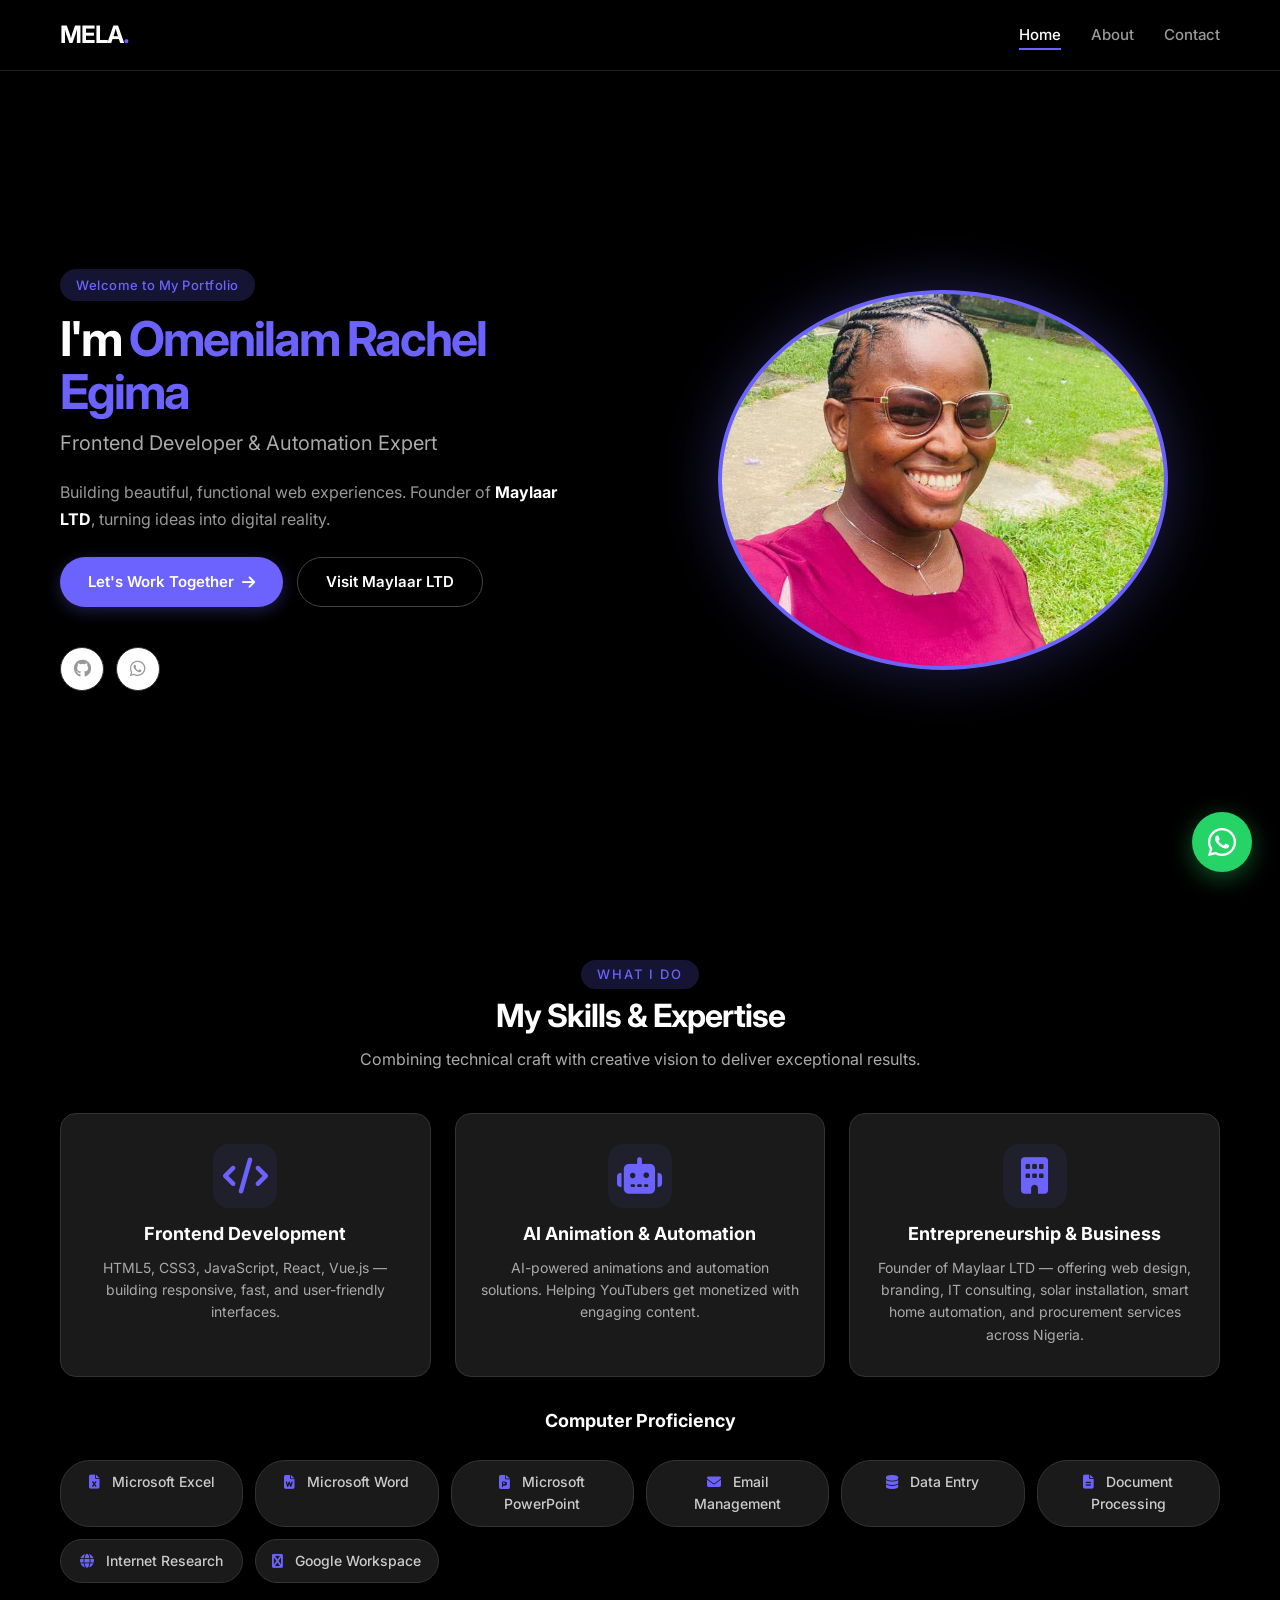
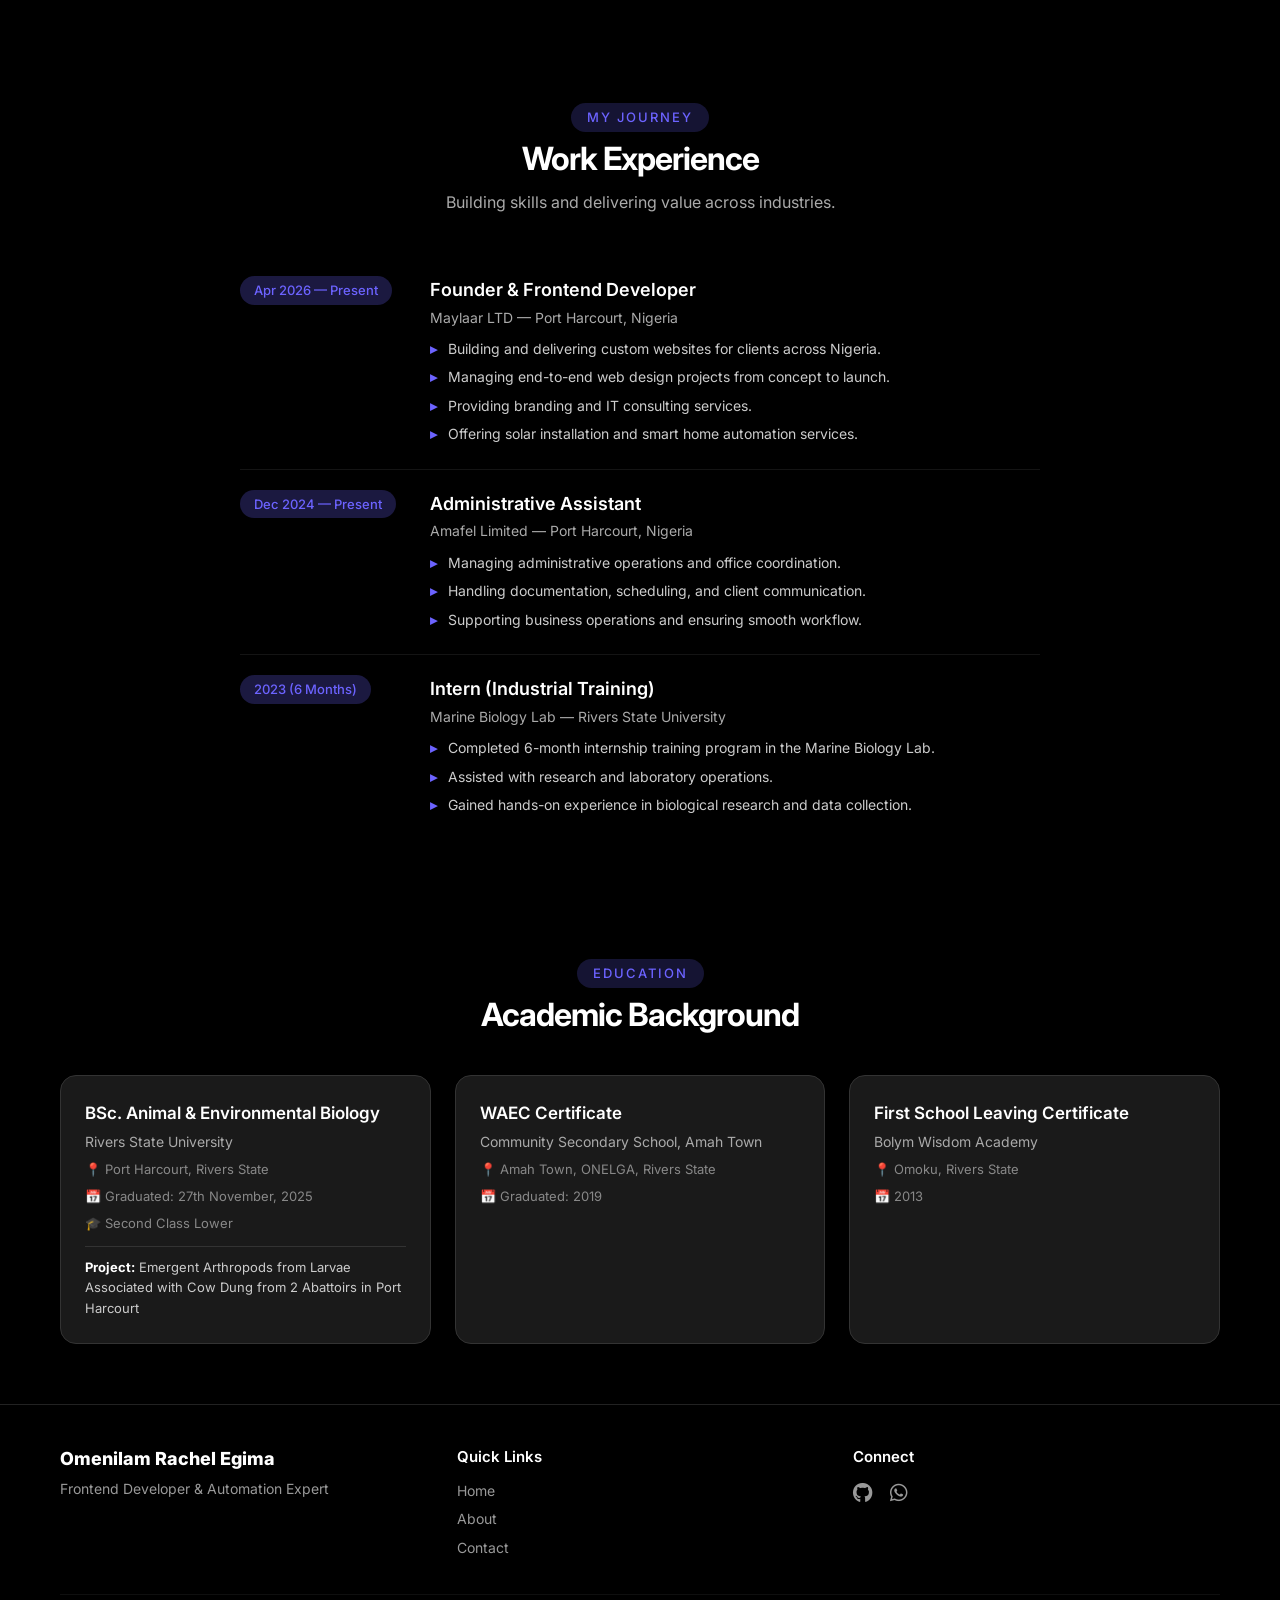
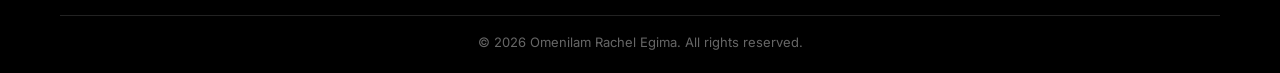
<file: index.html>
<!DOCTYPE html>
<html lang="en">
<head>
    <meta charset="UTF-8" />
    <meta name="viewport" content="width=device-width, initial-scale=1.0" />
    <title>Omenilam Rachel Egima | Frontend Developer & Automation Expert</title>
    
    <!-- FAVICON - Your photo in browser tab -->
    <link rel="icon" type="image/png" sizes="16x16" href="assets/p1.png" />
    <link rel="icon" type="image/png" sizes="32x32" href="assets/p1.png" />
    <link rel="icon" type="image/png" sizes="64x64" href="assets/p1.png" />
    <link rel="shortcut icon" href="assets/p1.png" />
    <link rel="apple-touch-icon" href="assets/p1.png" />
    
    <link rel="stylesheet" href="style.css" />
    <link rel="stylesheet" href="https://cdnjs.cloudflare.com/ajax/libs/font-awesome/6.5.0/css/all.min.css" />
    <link href="https://fonts.googleapis.com/css2?family=Inter:wght@300;400;500;600;700;800&display=swap" rel="stylesheet" />
    <style>
        * {
            margin: 0;
            padding: 0;
            box-sizing: border-box;
        }

        body {
            background: #000000 !important;
            color: #ffffff;
            font-family: 'Inter', sans-serif;
        }

        .container {
            max-width: 1200px;
            margin: 0 auto;
            padding: 0 20px;
        }

        .navbar {
            background: rgba(0, 0, 0, 0.95) !important;
            border-bottom: 1px solid #222 !important;
            padding: 16px 0;
            position: fixed;
            width: 100%;
            top: 0;
            z-index: 1000;
        }
        .navbar .container {
            display: flex;
            justify-content: space-between;
            align-items: center;
        }
        .nav-logo a {
            color: #ffffff !important;
            font-size: 24px;
            font-weight: 700;
            text-decoration: none;
        }
        .nav-logo a span {
            color: #6C63FF;
        }
        .nav-links {
            display: flex;
            gap: 30px;
            list-style: none;
        }
        .nav-links a {
            color: #999 !important;
            text-decoration: none;
            font-weight: 500;
            font-size: 15px;
            transition: 0.3s;
        }
        .nav-links a:hover,
        .nav-links a.active {
            color: #ffffff !important;
        }
        .hamburger {
            display: none;
            flex-direction: column;
            gap: 5px;
            cursor: pointer;
        }
        .hamburger span {
            width: 25px;
            height: 3px;
            background: #ffffff;
            border-radius: 3px;
        }

        @media (max-width: 768px) {
            .hamburger {
                display: flex;
            }
            .nav-links {
                display: none;
                flex-direction: column;
                background: #000000;
                padding: 20px;
                position: absolute;
                top: 70px;
                left: 0;
                width: 100%;
                gap: 15px;
            }
            .nav-links.open {
                display: flex;
            }
        }

        /* HERO */
        .hero {
            min-height: 100vh;
            display: flex;
            align-items: center;
            padding: 140px 0 80px;
            background: #000000;
        }
        .hero .container {
            display: grid;
            grid-template-columns: 1fr 1fr;
            gap: 50px;
            align-items: center;
        }
        .hero-content h1 {
            font-size: 48px;
            font-weight: 700;
            color: #ffffff;
            line-height: 1.1;
        }
        .hero-content h1 .highlight {
            color: #6C63FF;
        }
        .hero-content h2 {
            font-size: 20px;
            color: #aaaaaa;
            font-weight: 400;
            margin-top: 8px;
        }
        .hero-content p {
            color: #999999;
            font-size: 16px;
            margin: 16px 0 24px;
            line-height: 1.7;
            max-width: 500px;
        }
        .hero-content p strong {
            color: #ffffff;
        }
        .hero-badge {
            display: inline-block;
            background: rgba(108, 99, 255, 0.2);
            color: #6C63FF;
            padding: 6px 16px;
            border-radius: 30px;
            font-size: 13px;
            font-weight: 500;
            margin-bottom: 12px;
        }
        .hero-buttons {
            display: flex;
            gap: 14px;
            flex-wrap: wrap;
        }
        .btn-primary {
            background: #6C63FF;
            color: #ffffff;
            padding: 12px 28px;
            border-radius: 40px;
            text-decoration: none;
            font-weight: 600;
            display: inline-flex;
            align-items: center;
            gap: 8px;
            transition: 0.3s;
            border: none;
            cursor: pointer;
        }
        .btn-primary:hover {
            background: #5A52D5;
            transform: translateY(-2px);
        }
        .btn-secondary {
            background: transparent;
            color: #ffffff;
            padding: 12px 28px;
            border-radius: 40px;
            text-decoration: none;
            font-weight: 600;
            border: 1px solid #444;
            display: inline-flex;
            align-items: center;
            gap: 8px;
            transition: 0.3s;
        }
        .btn-secondary:hover {
            border-color: #6C63FF;
            color: #6C63FF;
        }
        .hero-social {
            display: flex;
            gap: 12px;
            margin-top: 20px;
        }
        .hero-social a {
            width: 44px;
            height: 44px;
            border-radius: 50%;
            border: 1px solid #333;
            display: flex;
            align-items: center;
            justify-content: center;
            color: #999;
            font-size: 18px;
            transition: 0.3s;
            text-decoration: none;
        }
        .hero-social a:hover {
            background: #6C63FF;
            color: #ffffff;
            border-color: #6C63FF;
        }
        .hero-image-placeholder {
            width: 100%;
            max-width: 450px;
            aspect-ratio: 1/1;
            border-radius: 50%;
            border: 4px solid #6C63FF;
            overflow: hidden;
            box-shadow: 0 0 60px rgba(108, 99, 255, 0.3);
            margin: 0 auto;
        }
        .hero-image-placeholder img {
            width: 100%;
            height: 100%;
            object-fit: cover;
        }

        @media (max-width: 768px) {
            .hero .container {
                grid-template-columns: 1fr;
                text-align: center;
            }
            .hero-content p {
                margin-left: auto;
                margin-right: auto;
            }
            .hero-buttons {
                justify-content: center;
            }
            .hero-social {
                justify-content: center;
            }
            .hero-content h1 {
                font-size: 32px;
            }
            .hero-image-placeholder {
                max-width: 300px;
            }
        }

        /* SKILLS */
        .skills {
            background: #000000;
            padding: 60px 0;
        }
        .section-header {
            text-align: center;
            margin-bottom: 40px;
        }
        .section-tag {
            display: inline-block;
            background: rgba(108, 99, 255, 0.2);
            color: #6C63FF;
            padding: 4px 16px;
            border-radius: 30px;
            font-size: 13px;
            font-weight: 500;
            margin-bottom: 8px;
        }
        .section-header h2 {
            font-size: 32px;
            color: #ffffff;
            font-weight: 700;
        }
        .section-header p {
            color: #aaaaaa;
            font-size: 16px;
            margin-top: 6px;
        }
        .skills-grid {
            display: grid;
            grid-template-columns: repeat(auto-fit, minmax(280px, 1fr));
            gap: 24px;
        }
        .skill-card {
            background: #1a1a1a;
            border: 1px solid #333;
            padding: 30px 24px;
            border-radius: 16px;
            text-align: center;
            transition: 0.3s;
        }
        .skill-card:hover {
            border-color: #6C63FF;
            transform: translateY(-4px);
        }
        .skill-icon {
            font-size: 36px;
            color: #6C63FF;
            margin-bottom: 12px;
        }
        .skill-card h3 {
            color: #ffffff;
            font-size: 18px;
            margin-bottom: 8px;
        }
        .skill-card p {
            color: #aaaaaa;
            font-size: 14px;
            line-height: 1.6;
        }
        .skills-grid-extra {
            display: grid;
            grid-template-columns: repeat(auto-fit, minmax(160px, 1fr));
            gap: 12px;
            margin-top: 24px;
        }
        .skill-tag {
            background: #1a1a1a;
            border: 1px solid #333;
            color: #cccccc;
            padding: 10px 16px;
            border-radius: 30px;
            text-align: center;
            font-size: 14px;
            font-weight: 500;
        }
        .skill-tag i {
            color: #6C63FF;
            margin-right: 8px;
        }

        /* EXPERIENCE */
        .experience {
            background: #000000;
            padding: 60px 0;
        }
        .experience-timeline {
            max-width: 800px;
            margin: 0 auto;
        }
        .exp-item {
            display: grid;
            grid-template-columns: 160px 1fr;
            gap: 30px;
            padding: 20px 0;
            border-bottom: 1px solid rgba(255,255,255,0.08);
        }
        .exp-item:last-child {
            border-bottom: none;
        }
        .exp-date {
            background: rgba(108, 99, 255, 0.25);
            color: #6C63FF;
            padding: 4px 14px;
            border-radius: 20px;
            font-size: 13px;
            font-weight: 500;
            display: inline-block;
        }
        .exp-right h3 {
            color: #ffffff;
            font-size: 18px;
            font-weight: 600;
        }
        .exp-right h4 {
            color: #aaaaaa;
            font-size: 14px;
            font-weight: 400;
            margin-bottom: 6px;
        }
        .exp-right ul {
            list-style: none;
            padding: 0;
        }
        .exp-right ul li {
            color: #cccccc;
            font-size: 14px;
            padding: 3px 0;
            padding-left: 18px;
            position: relative;
        }
        .exp-right ul li::before {
            content: "▸";
            position: absolute;
            left: 0;
            color: #6C63FF;
        }

        @media (max-width: 600px) {
            .exp-item {
                grid-template-columns: 1fr;
                gap: 8px;
            }
        }

        /* EDUCATION */
        .education {
            background: #000000;
            padding: 60px 0;
        }
        .education-grid {
            display: grid;
            grid-template-columns: repeat(auto-fit, minmax(280px, 1fr));
            gap: 24px;
        }
        .edu-card {
            background: #1a1a1a;
            border: 1px solid #333;
            padding: 24px;
            border-radius: 16px;
        }
        .edu-card h3 {
            color: #ffffff;
            font-size: 17px;
            font-weight: 600;
        }
        .edu-card h4 {
            color: #aaaaaa;
            font-size: 14px;
            font-weight: 400;
            margin-bottom: 4px;
        }
        .edu-detail {
            color: #888;
            font-size: 13px;
            margin: 2px 0;
        }
        .edu-project {
            color: #cccccc;
            font-size: 13px;
            border-top: 1px solid #333;
            padding-top: 10px;
            margin-top: 10px;
        }
        .edu-project strong {
            color: #ffffff;
        }

        /* FOOTER */
        .footer {
            background: #000000;
            border-top: 1px solid #222;
            padding: 40px 0 20px;
        }
        .footer-content {
            display: grid;
            grid-template-columns: 1fr 1fr 1fr;
            gap: 30px;
            margin-bottom: 20px;
        }
        .footer-info h3 {
            color: #ffffff;
            font-size: 18px;
        }
        .footer-info p {
            color: #999;
            font-size: 14px;
            margin-top: 4px;
        }
        .footer-links h4,
        .footer-social h4 {
            color: #ffffff;
            font-size: 15px;
            margin-bottom: 8px;
        }
        .footer-links a {
            display: block;
            color: #999;
            text-decoration: none;
            font-size: 14px;
            padding: 3px 0;
            transition: 0.3s;
        }
        .footer-links a:hover {
            color: #ffffff;
        }
        .footer-social a {
            color: #999;
            font-size: 20px;
            margin-right: 14px;
            transition: 0.3s;
            text-decoration: none;
        }
        .footer-social a:hover {
            color: #ffffff;
        }
        .footer-bottom {
            border-top: 1px solid #222;
            padding-top: 16px;
            text-align: center;
        }
        .footer-bottom p {
            color: #666;
            font-size: 13px;
        }

        @media (max-width: 600px) {
            .footer-content {
                grid-template-columns: 1fr;
                text-align: center;
            }
            .footer-social a {
                margin: 0 8px;
            }
        }

        /* WHATSAPP FLOAT */
        .whatsapp-float {
            position: fixed;
            bottom: 28px;
            right: 28px;
            background: #25D366;
            color: #ffffff;
            width: 60px;
            height: 60px;
            border-radius: 50%;
            display: flex;
            align-items: center;
            justify-content: center;
            font-size: 32px;
            text-decoration: none;
            box-shadow: 0 6px 24px rgba(37, 211, 102, 0.4);
            z-index: 999;
            transition: 0.3s;
        }
        .whatsapp-float:hover {
            transform: scale(1.06);
            box-shadow: 0 8px 30px rgba(37, 211, 102, 0.5);
        }

        @media (max-width: 500px) {
            .whatsapp-float {
                width: 50px;
                height: 50px;
                font-size: 26px;
                bottom: 16px;
                right: 16px;
            }
        }
    </style>
</head>
<body>

    <!-- ========== NAVIGATION ========== -->
    <nav class="navbar">
        <div class="container">
            <div class="nav-logo">
                <a href="index.html">MELA<span>.</span></a>
            </div>
            <ul class="nav-links">
                <li><a href="index.html" class="active">Home</a></li>
                <li><a href="about.html">About</a></li>
                <li><a href="contact.html">Contact</a></li>
            </ul>
            <div class="hamburger" onclick="this.classList.toggle('open'); document.querySelector('.nav-links').classList.toggle('open')">
                <span></span>
                <span></span>
                <span></span>
            </div>
        </div>
    </nav>

    <!-- ========== HERO SECTION ========== -->
    <section class="hero">
        <div class="container">
            <div class="hero-content">
                <span class="hero-badge">Welcome to My Portfolio</span>
                <h1>I'm <span class="highlight">Omenilam Rachel Egima</span></h1>
                <h2>Frontend Developer &amp; Automation Expert</h2>
                <p>
                    Building beautiful, functional web experiences. Founder of <strong>Maylaar LTD</strong>, turning ideas into digital reality.
                </p>
                <div class="hero-buttons">
                    <a href="contact.html" class="btn-primary">Let's Work Together <i class="fas fa-arrow-right"></i></a>
                    <a href="https://maylaarltd.com" class="btn-secondary" target="_blank">Visit Maylaar LTD</a>
                </div>
                <div class="hero-social">
                    <a href="https://github.com/omeymela" target="_blank" aria-label="GitHub"><i class="fab fa-github"></i></a>
                    <a href="https://wa.me/2348102771916" target="_blank" aria-label="WhatsApp"><i class="fab fa-whatsapp"></i></a>
                </div>
            </div>
            <div class="hero-image">
                <div class="hero-image-placeholder">
                    <img src="assets/p1.png" alt="Omenilam Rachel Egima" onerror="this.style.display='none'" />
                </div>
            </div>
        </div>
    </section>

    <!-- ========== SKILLS SECTION ========== -->
    <section class="skills" id="skills">
        <div class="container">
            <div class="section-header">
                <span class="section-tag">What I Do</span>
                <h2>My Skills &amp; Expertise</h2>
                <p>Combining technical craft with creative vision to deliver exceptional results.</p>
            </div>
            <div class="skills-grid">
                <div class="skill-card">
                    <div class="skill-icon"><i class="fas fa-code"></i></div>
                    <h3>Frontend Development</h3>
                    <p>HTML5, CSS3, JavaScript, React, Vue.js — building responsive, fast, and user-friendly interfaces.</p>
                </div>
                <div class="skill-card">
                    <div class="skill-icon"><i class="fas fa-robot"></i></div>
                    <h3>AI Animation &amp; Automation</h3>
                    <p>AI-powered animations and automation solutions. Helping YouTubers get monetized with engaging content.</p>
                </div>
                <div class="skill-card">
                    <div class="skill-icon"><i class="fas fa-building"></i></div>
                    <h3>Entrepreneurship &amp; Business</h3>
                    <p>Founder of Maylaar LTD — offering web design, branding, IT consulting, solar installation, smart home automation, and procurement services across Nigeria.</p>
                </div>
            </div>

            <!-- EXTRA SKILLS: COMPUTER KNOWLEDGE -->
            <div style="margin-top: 30px;">
                <h3 style="color: #ffffff; font-size: 18px; margin-bottom: 14px; text-align: center;">Computer Proficiency</h3>
                <div class="skills-grid-extra">
                    <div class="skill-tag"><i class="fas fa-file-excel"></i> Microsoft Excel</div>
                    <div class="skill-tag"><i class="fas fa-file-word"></i> Microsoft Word</div>
                    <div class="skill-tag"><i class="fas fa-file-powerpoint"></i> Microsoft PowerPoint</div>
                    <div class="skill-tag"><i class="fas fa-envelope"></i> Email Management</div>
                    <div class="skill-tag"><i class="fas fa-database"></i> Data Entry</div>
                    <div class="skill-tag"><i class="fas fa-file-alt"></i> Document Processing</div>
                    <div class="skill-tag"><i class="fas fa-globe"></i> Internet Research</div>
                    <div class="skill-tag"><i class="fas fa-google"></i> Google Workspace</div>
                </div>
            </div>
        </div>
    </section>

    <!-- ========== EXPERIENCE SECTION ========== -->
    <section class="experience" id="experience">
        <div class="container">
            <div class="section-header">
                <span class="section-tag">My Journey</span>
                <h2>Work Experience</h2>
                <p>Building skills and delivering value across industries.</p>
            </div>
            <div class="experience-timeline">
                <div class="exp-item">
                    <div class="exp-left">
                        <span class="exp-date">Apr 2026 — Present</span>
                    </div>
                    <div class="exp-right">
                        <h3>Founder &amp; Frontend Developer</h3>
                        <h4>Maylaar LTD — Port Harcourt, Nigeria</h4>
                        <ul>
                            <li>Building and delivering custom websites for clients across Nigeria.</li>
                            <li>Managing end-to-end web design projects from concept to launch.</li>
                            <li>Providing branding and IT consulting services.</li>
                            <li>Offering solar installation and smart home automation services.</li>
                        </ul>
                    </div>
                </div>
                <div class="exp-item">
                    <div class="exp-left">
                        <span class="exp-date">Dec 2024 — Present</span>
                    </div>
                    <div class="exp-right">
                        <h3>Administrative Assistant</h3>
                        <h4>Amafel Limited — Port Harcourt, Nigeria</h4>
                        <ul>
                            <li>Managing administrative operations and office coordination.</li>
                            <li>Handling documentation, scheduling, and client communication.</li>
                            <li>Supporting business operations and ensuring smooth workflow.</li>
                        </ul>
                    </div>
                </div>
                <div class="exp-item">
                    <div class="exp-left">
                        <span class="exp-date">2023 (6 Months)</span>
                    </div>
                    <div class="exp-right">
                        <h3>Intern (Industrial Training)</h3>
                        <h4>Marine Biology Lab — Rivers State University</h4>
                        <ul>
                            <li>Completed 6-month internship training program in the Marine Biology Lab.</li>
                            <li>Assisted with research and laboratory operations.</li>
                            <li>Gained hands-on experience in biological research and data collection.</li>
                        </ul>
                    </div>
                </div>
            </div>
        </div>
    </section>

    <!-- ========== EDUCATION SECTION ========== -->
    <section class="education" id="education">
        <div class="container">
            <div class="section-header">
                <span class="section-tag">Education</span>
                <h2>Academic Background</h2>
            </div>
            <div class="education-grid">
                <div class="edu-card">
                    <h3>BSc. Animal &amp; Environmental Biology</h3>
                    <h4>Rivers State University</h4>
                    <p class="edu-detail">📍 Port Harcourt, Rivers State</p>
                    <p class="edu-detail">📅 Graduated: 27th November, 2025</p>
                    <p class="edu-detail">🎓 Second Class Lower</p>
                    <p class="edu-project"><strong>Project:</strong> Emergent Arthropods from Larvae Associated with Cow Dung from 2 Abattoirs in Port Harcourt</p>
                </div>
                <div class="edu-card">
                    <h3>WAEC Certificate</h3>
                    <h4>Community Secondary School, Amah Town</h4>
                    <p class="edu-detail">📍 Amah Town, ONELGA, Rivers State</p>
                    <p class="edu-detail">📅 Graduated: 2019</p>
                </div>
                <div class="edu-card">
                    <h3>First School Leaving Certificate</h3>
                    <h4>Bolym Wisdom Academy</h4>
                    <p class="edu-detail">📍 Omoku, Rivers State</p>
                    <p class="edu-detail">📅 2013</p>
                </div>
            </div>
        </div>
    </section>

    <!-- ========== FOOTER ========== -->
    <footer class="footer">
        <div class="container">
            <div class="footer-content">
                <div class="footer-info">
                    <h3>Omenilam Rachel Egima</h3>
                    <p>Frontend Developer &amp; Automation Expert</p>
                </div>
                <div class="footer-links">
                    <h4>Quick Links</h4>
                    <a href="index.html">Home</a>
                    <a href="about.html">About</a>
                    <a href="contact.html">Contact</a>
                </div>
                <div class="footer-social">
                    <h4>Connect</h4>
                    <a href="https://github.com/omeymela" target="_blank"><i class="fab fa-github"></i></a>
                    <a href="https://wa.me/2348102771916" target="_blank"><i class="fab fa-whatsapp"></i></a>
                </div>
            </div>
            <div class="footer-bottom">
                <p>&copy; 2026 Omenilam Rachel Egima. All rights reserved.</p>
            </div>
        </div>
    </footer>

    <!-- ========== WHATSAPP FLOATING ICON ========== -->
    <a href="https://wa.me/2348102771916" class="whatsapp-float" target="_blank" aria-label="Chat on WhatsApp">
        <i class="fab fa-whatsapp"></i>
    </a>

    <script>
        // Hamburger toggle
        document.querySelector('.hamburger').addEventListener('click', function() {
            this.classList.toggle('open');
            document.querySelector('.nav-links').classList.toggle('open');
        });
    </script>

</body>
</html>
</file>
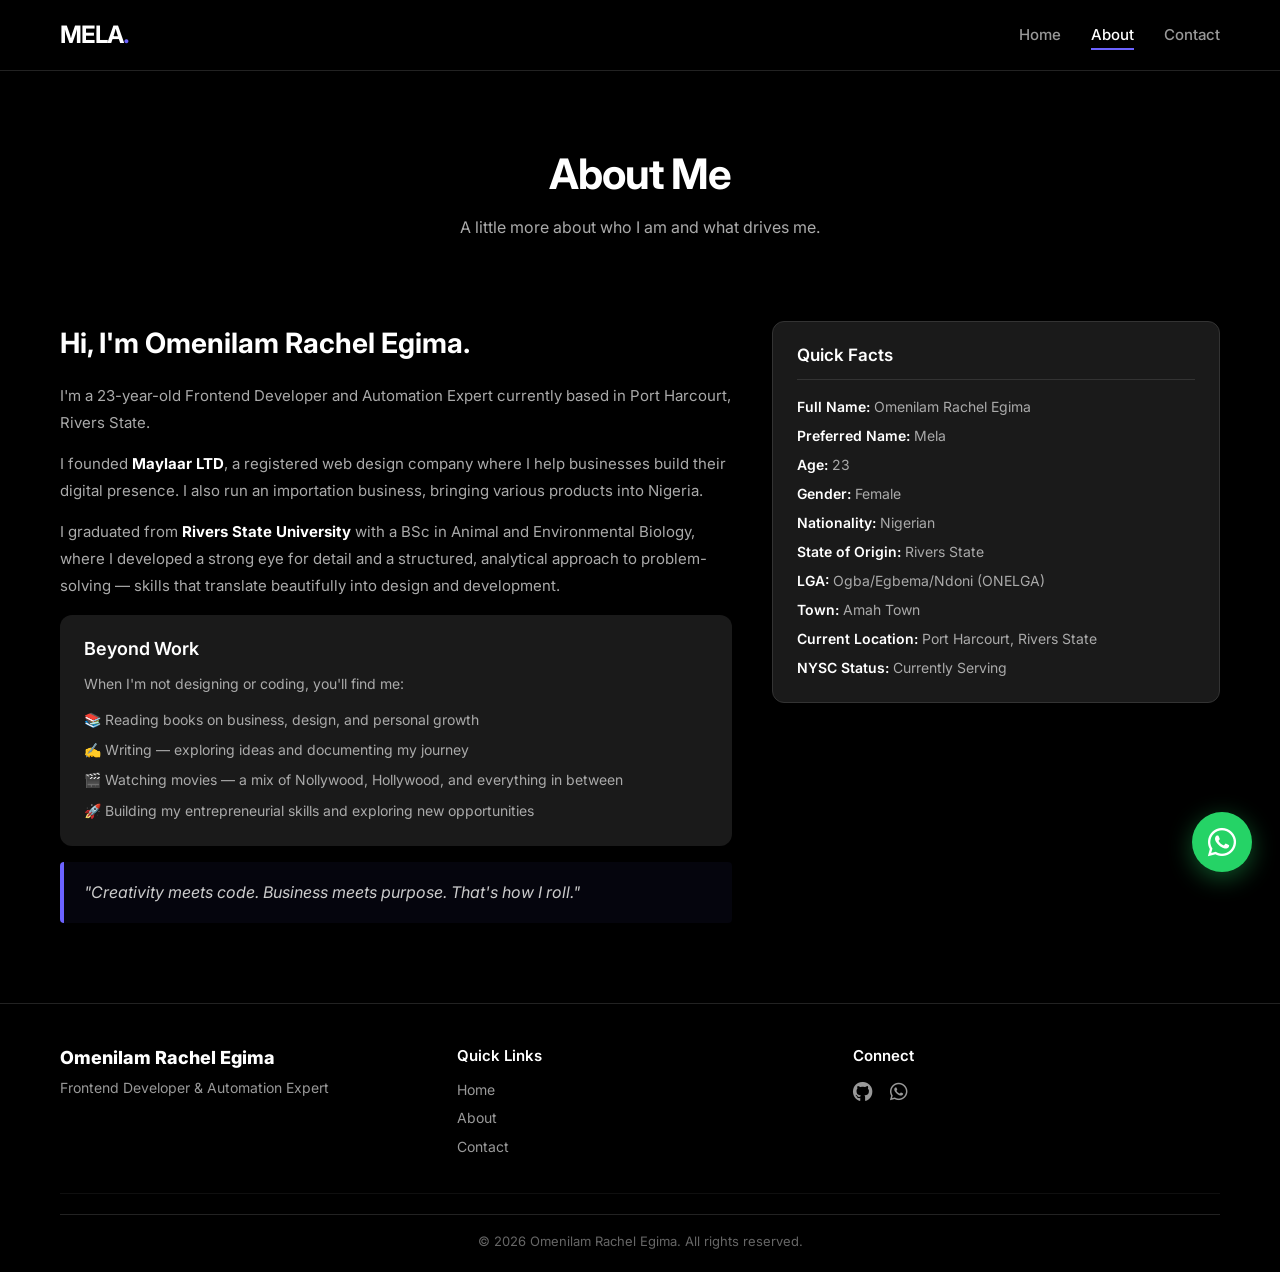
<file: about.html>
<!DOCTYPE html>
<html lang="en">
<head>
    <meta charset="UTF-8" />
    <meta name="viewport" content="width=device-width, initial-scale=1.0" />
    <title>About Me | Omenilam Rachel Egima</title>
    
    <!-- FAVICON - Your photo in browser tab -->
    <link rel="icon" type="image/png" sizes="16x16" href="assets/p1.png" />
    <link rel="icon" type="image/png" sizes="32x32" href="assets/p1.png" />
    <link rel="icon" type="image/png" sizes="64x64" href="assets/p1.png" />
    <link rel="shortcut icon" href="assets/p1.png" />
    <link rel="apple-touch-icon" href="assets/p1.png" />
    
    <link rel="stylesheet" href="style.css" />
    <link rel="stylesheet" href="https://cdnjs.cloudflare.com/ajax/libs/font-awesome/6.5.0/css/all.min.css" />
    <link href="https://fonts.googleapis.com/css2?family=Inter:wght@300;400;500;600;700;800&display=swap" rel="stylesheet" />
    <style>
        * {
            margin: 0;
            padding: 0;
            box-sizing: border-box;
        }

        body {
            background: #000000 !important;
            color: #ffffff;
            font-family: 'Inter', sans-serif;
        }

        .container {
            max-width: 1200px;
            margin: 0 auto;
            padding: 0 20px;
        }

        .navbar {
            background: rgba(0, 0, 0, 0.95) !important;
            border-bottom: 1px solid #222 !important;
            padding: 16px 0;
            position: fixed;
            width: 100%;
            top: 0;
            z-index: 1000;
        }
        .navbar .container {
            display: flex;
            justify-content: space-between;
            align-items: center;
        }
        .nav-logo a {
            color: #ffffff !important;
            font-size: 24px;
            font-weight: 700;
            text-decoration: none;
        }
        .nav-logo a span {
            color: #6C63FF;
        }
        .nav-links {
            display: flex;
            gap: 30px;
            list-style: none;
        }
        .nav-links a {
            color: #999 !important;
            text-decoration: none;
            font-weight: 500;
            font-size: 15px;
            transition: 0.3s;
        }
        .nav-links a:hover,
        .nav-links a.active {
            color: #ffffff !important;
        }
        .hamburger {
            display: none;
            flex-direction: column;
            gap: 5px;
            cursor: pointer;
        }
        .hamburger span {
            width: 25px;
            height: 3px;
            background: #ffffff;
            border-radius: 3px;
        }

        @media (max-width: 768px) {
            .hamburger {
                display: flex;
            }
            .nav-links {
                display: none;
                flex-direction: column;
                background: #000000;
                padding: 20px;
                position: absolute;
                top: 70px;
                left: 0;
                width: 100%;
                gap: 15px;
            }
            .nav-links.open {
                display: flex;
            }
        }

        /* PAGE HERO */
        .page-hero {
            background: #000000;
            padding: 140px 0 40px;
            text-align: center;
        }
        .page-hero h1 {
            color: #ffffff;
            font-size: 42px;
            font-weight: 700;
        }
        .page-hero p {
            color: #aaaaaa;
            font-size: 16px;
            margin-top: 6px;
        }

        /* ABOUT CONTENT */
        .about-content {
            background: #000000;
            padding: 40px 0 80px;
        }
        .about-grid {
            display: grid;
            grid-template-columns: 1.5fr 1fr;
            gap: 40px;
        }

        .about-text h2 {
            color: #ffffff;
            font-size: 28px;
            font-weight: 700;
            margin-bottom: 16px;
        }
        .about-text p {
            color: #aaaaaa;
            font-size: 15px;
            line-height: 1.8;
            margin-bottom: 14px;
        }
        .about-text p strong {
            color: #ffffff;
        }

        .about-personal {
            background: #1a1a1a;
            padding: 20px 24px;
            border-radius: 12px;
            margin: 16px 0;
        }
        .about-personal h3 {
            color: #ffffff;
            font-size: 18px;
            font-weight: 600;
            margin-bottom: 8px;
        }
        .about-personal p {
            color: #aaaaaa;
            font-size: 14px;
            margin-bottom: 8px;
        }
        .about-personal ul {
            list-style: none;
            padding: 0;
        }
        .about-personal ul li {
            color: #aaaaaa;
            font-size: 14px;
            padding: 4px 0;
        }

        .about-quote {
            background: rgba(108, 99, 255, 0.05);
            border-left: 4px solid #6C63FF;
            padding: 16px 20px;
            border-radius: 4px;
            margin-top: 16px;
        }
        .about-quote p {
            color: #cccccc;
            font-size: 16px;
            font-style: italic;
            margin: 0;
        }

        /* ABOUT SIDEBAR */
        .about-sidebar {
            display: flex;
            flex-direction: column;
            gap: 24px;
        }
        .about-card {
            background: #1a1a1a;
            border: 1px solid #333;
            padding: 20px 24px;
            border-radius: 12px;
        }
        .about-card h3 {
            color: #ffffff;
            font-size: 17px;
            font-weight: 600;
            border-bottom: 1px solid #333;
            padding-bottom: 10px;
            margin-bottom: 12px;
        }
        .about-card ul {
            list-style: none;
            padding: 0;
        }
        .about-card ul li {
            color: #aaaaaa;
            font-size: 14px;
            padding: 4px 0;
        }
        .about-card ul li strong {
            color: #ffffff;
        }

        @media (max-width: 768px) {
            .about-grid {
                grid-template-columns: 1fr;
            }
            .page-hero h1 {
                font-size: 30px;
            }
        }

        /* FOOTER */
        .footer {
            background: #000000;
            border-top: 1px solid #222;
            padding: 40px 0 20px;
        }
        .footer-content {
            display: grid;
            grid-template-columns: 1fr 1fr 1fr;
            gap: 30px;
            margin-bottom: 20px;
        }
        .footer-info h3 {
            color: #ffffff;
            font-size: 18px;
        }
        .footer-info p {
            color: #999;
            font-size: 14px;
            margin-top: 4px;
        }
        .footer-links h4,
        .footer-social h4 {
            color: #ffffff;
            font-size: 15px;
            margin-bottom: 8px;
        }
        .footer-links a {
            display: block;
            color: #999;
            text-decoration: none;
            font-size: 14px;
            padding: 3px 0;
            transition: 0.3s;
        }
        .footer-links a:hover {
            color: #ffffff;
        }
        .footer-social a {
            color: #999;
            font-size: 20px;
            margin-right: 14px;
            transition: 0.3s;
            text-decoration: none;
        }
        .footer-social a:hover {
            color: #ffffff;
        }
        .footer-bottom {
            border-top: 1px solid #222;
            padding-top: 16px;
            text-align: center;
        }
        .footer-bottom p {
            color: #666;
            font-size: 13px;
        }

        @media (max-width: 600px) {
            .footer-content {
                grid-template-columns: 1fr;
                text-align: center;
            }
            .footer-social a {
                margin: 0 8px;
            }
        }

        /* WHATSAPP FLOAT */
        .whatsapp-float {
            position: fixed;
            bottom: 28px;
            right: 28px;
            background: #25D366;
            color: #ffffff;
            width: 60px;
            height: 60px;
            border-radius: 50%;
            display: flex;
            align-items: center;
            justify-content: center;
            font-size: 32px;
            text-decoration: none;
            box-shadow: 0 6px 24px rgba(37, 211, 102, 0.4);
            z-index: 999;
            transition: 0.3s;
        }
        .whatsapp-float:hover {
            transform: scale(1.06);
            box-shadow: 0 8px 30px rgba(37, 211, 102, 0.5);
        }

        @media (max-width: 500px) {
            .whatsapp-float {
                width: 50px;
                height: 50px;
                font-size: 26px;
                bottom: 16px;
                right: 16px;
            }
        }
    </style>
</head>
<body>

    <!-- ========== NAVIGATION ========== -->
    <nav class="navbar">
        <div class="container">
            <div class="nav-logo">
                <a href="index.html">MELA<span>.</span></a>
            </div>
            <ul class="nav-links">
                <li><a href="index.html">Home</a></li>
                <li><a href="about.html" class="active">About</a></li>
                <li><a href="contact.html">Contact</a></li>
            </ul>
            <div class="hamburger" onclick="this.classList.toggle('open'); document.querySelector('.nav-links').classList.toggle('open')">
                <span></span>
                <span></span>
                <span></span>
            </div>
        </div>
    </nav>

    <!-- ========== ABOUT HERO ========== -->
    <section class="page-hero">
        <div class="container">
            <h1>About Me</h1>
            <p>A little more about who I am and what drives me.</p>
        </div>
    </section>

    <!-- ========== ABOUT CONTENT ========== -->
    <section class="about-content">
        <div class="container">
            <div class="about-grid">
                <div class="about-text">
                    <h2>Hi, I'm Omenilam Rachel Egima.</h2>
                    <p>
                        I'm a 23-year-old Frontend Developer and Automation Expert 
                        currently based in Port Harcourt, Rivers State.
                    </p>
                    <p>
                        I founded <strong>Maylaar LTD</strong>, a registered web design company 
                        where I help businesses build their digital presence. I also run an 
                        importation business, bringing various products into Nigeria.
                    </p>
                    <p>
                        I graduated from <strong>Rivers State University</strong> with a BSc in 
                        Animal and Environmental Biology, where I developed a strong eye for 
                        detail and a structured, analytical approach to problem-solving — 
                        skills that translate beautifully into design and development.
                    </p>
                    <div class="about-personal">
                        <h3>Beyond Work</h3>
                        <p>When I'm not designing or coding, you'll find me:</p>
                        <ul>
                            <li>📚 Reading books on business, design, and personal growth</li>
                            <li>✍️ Writing — exploring ideas and documenting my journey</li>
                            <li>🎬 Watching movies — a mix of Nollywood, Hollywood, and everything in between</li>
                            <li>🚀 Building my entrepreneurial skills and exploring new opportunities</li>
                        </ul>
                    </div>
                    <div class="about-quote">
                        <p><i>"Creativity meets code. Business meets purpose. That's how I roll."</i></p>
                    </div>
                </div>
                <div class="about-sidebar">
                    <div class="about-card">
                        <h3>Quick Facts</h3>
                        <ul>
                            <li><strong>Full Name:</strong> Omenilam Rachel Egima</li>
                            <li><strong>Preferred Name:</strong> Mela</li>
                            <li><strong>Age:</strong> 23</li>
                            <li><strong>Gender:</strong> Female</li>
                            <li><strong>Nationality:</strong> Nigerian</li>
                            <li><strong>State of Origin:</strong> Rivers State</li>
                            <li><strong>LGA:</strong> Ogba/Egbema/Ndoni (ONELGA)</li>
                            <li><strong>Town:</strong> Amah Town</li>
                            <li><strong>Current Location:</strong> Port Harcourt, Rivers State</li>
                            <li><strong>NYSC Status:</strong> Currently Serving</li>
                        </ul>
                    </div>
                </div>
            </div>
        </div>
    </section>

    <!-- ========== FOOTER ========== -->
    <footer class="footer">
        <div class="container">
            <div class="footer-content">
                <div class="footer-info">
                    <h3>Omenilam Rachel Egima</h3>
                    <p>Frontend Developer &amp; Automation Expert</p>
                </div>
                <div class="footer-links">
                    <h4>Quick Links</h4>
                    <a href="index.html">Home</a>
                    <a href="about.html">About</a>
                    <a href="contact.html">Contact</a>
                </div>
                <div class="footer-social">
                    <h4>Connect</h4>
                    <a href="https://github.com/omeymela" target="_blank"><i class="fab fa-github"></i></a>
                    <a href="https://wa.me/2348102771916" target="_blank"><i class="fab fa-whatsapp"></i></a>
                </div>
            </div>
            <div class="footer-bottom">
                <p>&copy; 2026 Omenilam Rachel Egima. All rights reserved.</p>
            </div>
        </div>
    </footer>

    <!-- ========== WHATSAPP FLOATING ICON ========== -->
    <a href="https://wa.me/2348102771916" class="whatsapp-float" target="_blank" aria-label="Chat on WhatsApp">
        <i class="fab fa-whatsapp"></i>
    </a>

    <script>
        // Hamburger toggle
        document.querySelector('.hamburger').addEventListener('click', function() {
            this.classList.toggle('open');
            document.querySelector('.nav-links').classList.toggle('open');
        });
    </script>

</body>
</html>
</file>
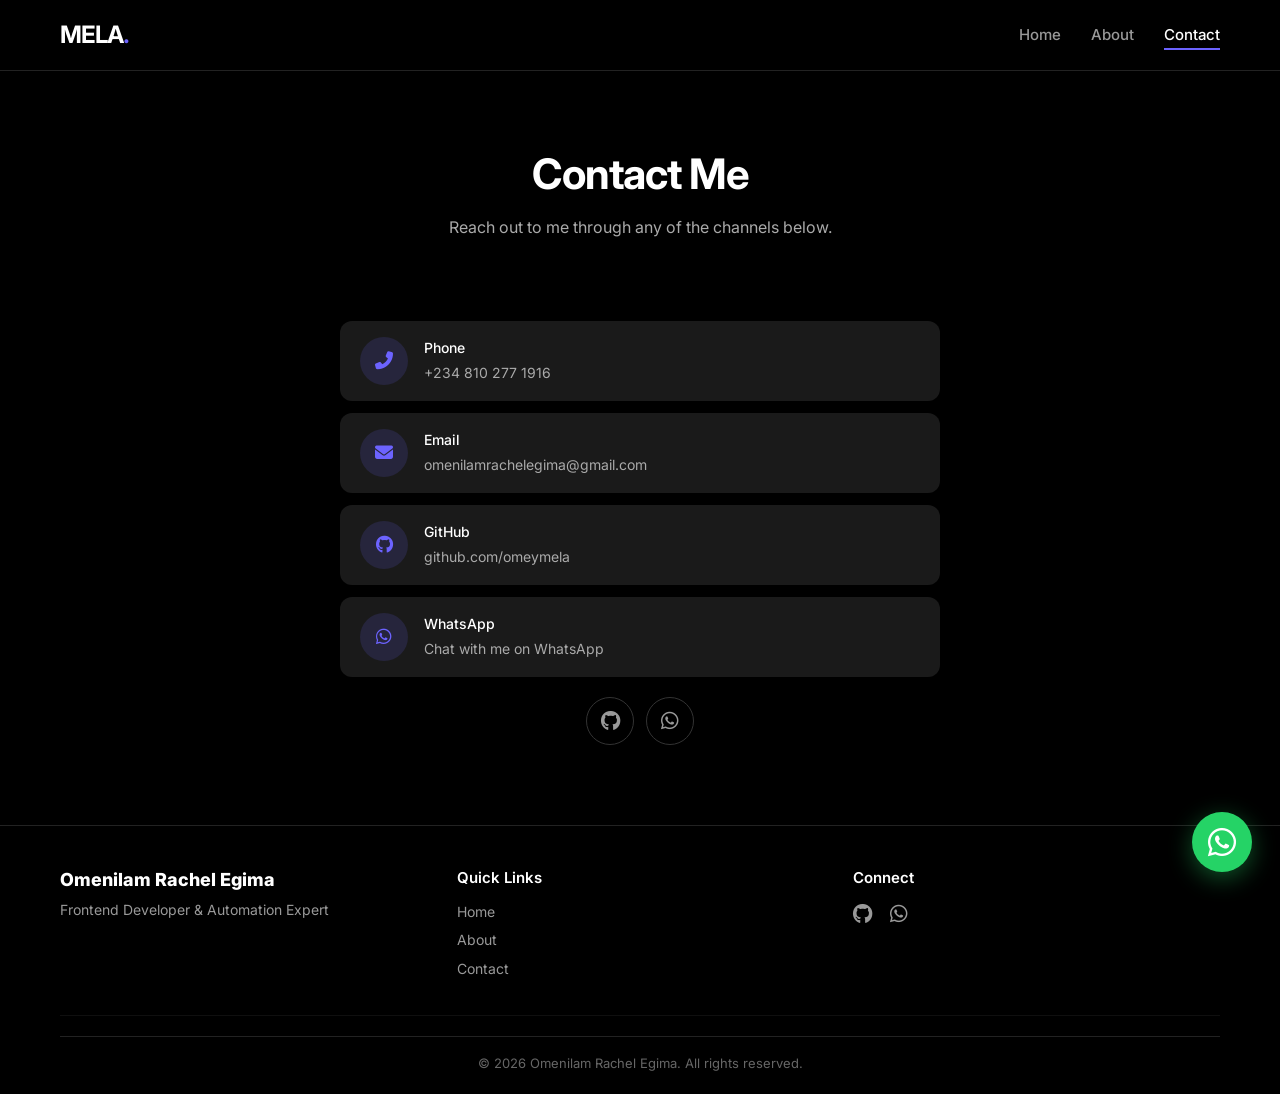
<file: contact.html>
<!DOCTYPE html>
<html lang="en">
<head>
    <meta charset="UTF-8" />
    <meta name="viewport" content="width=device-width, initial-scale=1.0" />
    <title>Contact Me | Omenilam Rachel Egima</title>
    
    <!-- FAVICON - Your photo in browser tab -->
    <link rel="icon" type="image/png" sizes="16x16" href="assets/p1.png" />
    <link rel="icon" type="image/png" sizes="32x32" href="assets/p1.png" />
    <link rel="icon" type="image/png" sizes="64x64" href="assets/p1.png" />
    <link rel="shortcut icon" href="assets/p1.png" />
    <link rel="apple-touch-icon" href="assets/p1.png" />
    
    <link rel="stylesheet" href="style.css" />
    <link rel="stylesheet" href="https://cdnjs.cloudflare.com/ajax/libs/font-awesome/6.5.0/css/all.min.css" />
    <link href="https://fonts.googleapis.com/css2?family=Inter:wght@300;400;500;600;700;800&display=swap" rel="stylesheet" />
    <style>
        * {
            margin: 0;
            padding: 0;
            box-sizing: border-box;
        }

        body {
            background: #000000 !important;
            color: #ffffff;
            font-family: 'Inter', sans-serif;
        }

        .container {
            max-width: 1200px;
            margin: 0 auto;
            padding: 0 20px;
        }

        .navbar {
            background: rgba(0, 0, 0, 0.95) !important;
            border-bottom: 1px solid #222 !important;
            padding: 16px 0;
            position: fixed;
            width: 100%;
            top: 0;
            z-index: 1000;
        }
        .navbar .container {
            display: flex;
            justify-content: space-between;
            align-items: center;
        }
        .nav-logo a {
            color: #ffffff !important;
            font-size: 24px;
            font-weight: 700;
            text-decoration: none;
        }
        .nav-logo a span {
            color: #6C63FF;
        }
        .nav-links {
            display: flex;
            gap: 30px;
            list-style: none;
        }
        .nav-links a {
            color: #999 !important;
            text-decoration: none;
            font-weight: 500;
            font-size: 15px;
            transition: 0.3s;
        }
        .nav-links a:hover,
        .nav-links a.active {
            color: #ffffff !important;
        }
        .hamburger {
            display: none;
            flex-direction: column;
            gap: 5px;
            cursor: pointer;
        }
        .hamburger span {
            width: 25px;
            height: 3px;
            background: #ffffff;
            border-radius: 3px;
        }

        @media (max-width: 768px) {
            .hamburger {
                display: flex;
            }
            .nav-links {
                display: none;
                flex-direction: column;
                background: #000000;
                padding: 20px;
                position: absolute;
                top: 70px;
                left: 0;
                width: 100%;
                gap: 15px;
            }
            .nav-links.open {
                display: flex;
            }
        }

        /* PAGE HERO */
        .page-hero {
            background: #000000;
            padding: 140px 0 40px;
            text-align: center;
        }
        .page-hero h1 {
            color: #ffffff;
            font-size: 42px;
            font-weight: 700;
        }
        .page-hero p {
            color: #aaaaaa;
            font-size: 16px;
            margin-top: 6px;
        }

        /* CONTACT SECTION */
        .contact-section {
            background: #000000;
            padding: 40px 0 80px;
        }
        .contact-grid {
            display: flex;
            justify-content: center;
        }
        .contact-details {
            max-width: 600px;
            width: 100%;
        }

        .contact-info-item {
            display: flex;
            align-items: center;
            gap: 16px;
            padding: 16px 20px;
            background: #1a1a1a;
            border-radius: 12px;
            margin-bottom: 12px;
            transition: 0.3s;
        }
        .contact-info-item:hover {
            border-color: #6C63FF;
            transform: translateX(4px);
        }
        .contact-icon {
            width: 48px;
            height: 48px;
            min-width: 48px;
            background: rgba(108, 99, 255, 0.15);
            border-radius: 50%;
            display: flex;
            align-items: center;
            justify-content: center;
            color: #6C63FF;
            font-size: 18px;
        }
        .contact-info-item h4 {
            color: #ffffff;
            font-size: 14px;
            font-weight: 500;
            margin-bottom: 2px;
        }
        .contact-info-item p {
            color: #aaaaaa;
            font-size: 14px;
            margin: 0;
        }
        .contact-info-item p a {
            color: #aaaaaa;
            text-decoration: none;
            transition: 0.3s;
        }
        .contact-info-item p a:hover {
            color: #6C63FF;
        }

        .contact-social-links {
            display: flex;
            gap: 12px;
            margin-top: 20px;
            justify-content: center;
        }
        .contact-social-links a {
            width: 48px;
            height: 48px;
            border-radius: 50%;
            border: 1px solid #333;
            display: flex;
            align-items: center;
            justify-content: center;
            color: #999;
            font-size: 20px;
            text-decoration: none;
            transition: 0.3s;
        }
        .contact-social-links a:hover {
            background: #6C63FF;
            color: #ffffff;
            border-color: #6C63FF;
        }

        @media (max-width: 768px) {
            .page-hero h1 {
                font-size: 30px;
            }
            .contact-info-item {
                padding: 14px 16px;
            }
        }

        /* FOOTER */
        .footer {
            background: #000000;
            border-top: 1px solid #222;
            padding: 40px 0 20px;
        }
        .footer-content {
            display: grid;
            grid-template-columns: 1fr 1fr 1fr;
            gap: 30px;
            margin-bottom: 20px;
        }
        .footer-info h3 {
            color: #ffffff;
            font-size: 18px;
        }
        .footer-info p {
            color: #999;
            font-size: 14px;
            margin-top: 4px;
        }
        .footer-links h4,
        .footer-social h4 {
            color: #ffffff;
            font-size: 15px;
            margin-bottom: 8px;
        }
        .footer-links a {
            display: block;
            color: #999;
            text-decoration: none;
            font-size: 14px;
            padding: 3px 0;
            transition: 0.3s;
        }
        .footer-links a:hover {
            color: #ffffff;
        }
        .footer-social a {
            color: #999;
            font-size: 20px;
            margin-right: 14px;
            transition: 0.3s;
            text-decoration: none;
        }
        .footer-social a:hover {
            color: #ffffff;
        }
        .footer-bottom {
            border-top: 1px solid #222;
            padding-top: 16px;
            text-align: center;
        }
        .footer-bottom p {
            color: #666;
            font-size: 13px;
        }

        @media (max-width: 600px) {
            .footer-content {
                grid-template-columns: 1fr;
                text-align: center;
            }
            .footer-social a {
                margin: 0 8px;
            }
        }

        /* WHATSAPP FLOAT */
        .whatsapp-float {
            position: fixed;
            bottom: 28px;
            right: 28px;
            background: #25D366;
            color: #ffffff;
            width: 60px;
            height: 60px;
            border-radius: 50%;
            display: flex;
            align-items: center;
            justify-content: center;
            font-size: 32px;
            text-decoration: none;
            box-shadow: 0 6px 24px rgba(37, 211, 102, 0.4);
            z-index: 999;
            transition: 0.3s;
        }
        .whatsapp-float:hover {
            transform: scale(1.06);
            box-shadow: 0 8px 30px rgba(37, 211, 102, 0.5);
        }

        @media (max-width: 500px) {
            .whatsapp-float {
                width: 50px;
                height: 50px;
                font-size: 26px;
                bottom: 16px;
                right: 16px;
            }
        }
    </style>
</head>
<body>

    <!-- ========== NAVIGATION ========== -->
    <nav class="navbar">
        <div class="container">
            <div class="nav-logo">
                <a href="index.html">MELA<span>.</span></a>
            </div>
            <ul class="nav-links">
                <li><a href="index.html">Home</a></li>
                <li><a href="about.html">About</a></li>
                <li><a href="contact.html" class="active">Contact</a></li>
            </ul>
            <div class="hamburger" onclick="this.classList.toggle('open'); document.querySelector('.nav-links').classList.toggle('open')">
                <span></span>
                <span></span>
                <span></span>
            </div>
        </div>
    </nav>

    <!-- ========== PAGE HERO ========== -->
    <section class="page-hero">
        <div class="container">
            <h1>Contact Me</h1>
            <p>Reach out to me through any of the channels below.</p>
        </div>
    </section>

    <!-- ========== CONTACT DETAILS ========== -->
    <section class="contact-section">
        <div class="container">
            <div class="contact-grid">
                <div class="contact-details">

                    <div class="contact-info-item">
                        <div class="contact-icon"><i class="fas fa-phone-alt"></i></div>
                        <div>
                            <h4>Phone</h4>
                            <p><a href="tel:+2348102771916">+234 810 277 1916</a></p>
                        </div>
                    </div>

                    <div class="contact-info-item">
                        <div class="contact-icon"><i class="fas fa-envelope"></i></div>
                        <div>
                            <h4>Email</h4>
                            <p><a href="mailto:omenilamrachelegima@gmail.com">omenilamrachelegima@gmail.com</a></p>
                        </div>
                    </div>

                    <div class="contact-info-item">
                        <div class="contact-icon"><i class="fab fa-github"></i></div>
                        <div>
                            <h4>GitHub</h4>
                            <p><a href="https://github.com/omeymela" target="_blank">github.com/omeymela</a></p>
                        </div>
                    </div>

                    <div class="contact-info-item">
                        <div class="contact-icon"><i class="fab fa-whatsapp"></i></div>
                        <div>
                            <h4>WhatsApp</h4>
                            <p><a href="https://wa.me/2348102771916" target="_blank">Chat with me on WhatsApp</a></p>
                        </div>
                    </div>

                    <div class="contact-social-links">
                        <a href="https://github.com/omeymela" target="_blank" aria-label="GitHub"><i class="fab fa-github"></i></a>
                        <a href="https://wa.me/2348102771916" target="_blank" aria-label="WhatsApp"><i class="fab fa-whatsapp"></i></a>
                    </div>

                </div>
            </div>
        </div>
    </section>

    <!-- ========== FOOTER ========== -->
    <footer class="footer">
        <div class="container">
            <div class="footer-content">
                <div class="footer-info">
                    <h3>Omenilam Rachel Egima</h3>
                    <p>Frontend Developer &amp; Automation Expert</p>
                </div>
                <div class="footer-links">
                    <h4>Quick Links</h4>
                    <a href="index.html">Home</a>
                    <a href="about.html">About</a>
                    <a href="contact.html">Contact</a>
                </div>
                <div class="footer-social">
                    <h4>Connect</h4>
                    <a href="https://github.com/omeymela" target="_blank"><i class="fab fa-github"></i></a>
                    <a href="https://wa.me/2348102771916" target="_blank"><i class="fab fa-whatsapp"></i></a>
                </div>
            </div>
            <div class="footer-bottom">
                <p>&copy; 2026 Omenilam Rachel Egima. All rights reserved.</p>
            </div>
        </div>
    </footer>

    <!-- ========== WHATSAPP FLOATING ICON ========== -->
    <a href="https://wa.me/2348102771916" class="whatsapp-float" target="_blank" aria-label="Chat on WhatsApp">
        <i class="fab fa-whatsapp"></i>
    </a>

    <script>
        // Hamburger toggle
        document.querySelector('.hamburger').addEventListener('click', function() {
            this.classList.toggle('open');
            document.querySelector('.nav-links').classList.toggle('open');
        });
    </script>

</body>
</html>
</file>
<file: style.css>
/* ========== RESET & BASE ========== */
* {
    margin: 0;
    padding: 0;
    box-sizing: border-box;
}

:root {
    --primary: #6C63FF;
    --primary-dark: #5A52D5;
    --primary-light: #8B83FF;
    --dark: #1A1A2E;
    --dark-secondary: #16213E;
    --gray: #6B7280;
    --light-gray: #F3F4F6;
    --white: #FFFFFF;
    --shadow: 0 10px 30px rgba(0, 0, 0, 0.08);
    --shadow-hover: 0 20px 40px rgba(108, 99, 255, 0.15);
    --radius: 16px;
    --transition: all 0.3s cubic-bezier(0.4, 0, 0.2, 1);
}

html {
    scroll-behavior: smooth;
}

body {
    font-family: 'Inter', -apple-system, BlinkMacSystemFont, sans-serif;
    color: var(--dark);
    background: var(--white);
    line-height: 1.6;
    overflow-x: hidden;
}

.container {
    max-width: 1200px;
    margin: 0 auto;
    padding: 0 24px;
}

a {
    text-decoration: none;
    color: inherit;
}

ul {
    list-style: none;
}

img {
    max-width: 100%;
    display: block;
}

/* ========== SCROLLBAR ========== */
::-webkit-scrollbar {
    width: 10px;
}
::-webkit-scrollbar-track {
    background: var(--light-gray);
}
::-webkit-scrollbar-thumb {
    background: var(--primary);
    border-radius: 10px;
}
::-webkit-scrollbar-thumb:hover {
    background: var(--primary-dark);
}

/* ========== NAVIGATION ========== */
.navbar {
    position: fixed;
    top: 0;
    left: 0;
    width: 100%;
    background: rgba(255, 255, 255, 0.95);
    backdrop-filter: blur(12px);
    z-index: 1000;
    padding: 16px 0;
    border-bottom: 1px solid rgba(0, 0, 0, 0.05);
    transition: var(--transition);
}

.navbar .container {
    display: flex;
    justify-content: space-between;
    align-items: center;
}

.nav-logo a {
    font-size: 28px;
    font-weight: 800;
    letter-spacing: -1px;
    color: var(--dark);
}

.nav-logo span {
    color: var(--primary);
}

.nav-links {
    display: flex;
    gap: 36px;
    align-items: center;
}

.nav-links a {
    font-size: 15px;
    font-weight: 500;
    color: var(--gray);
    transition: var(--transition);
    position: relative;
    padding: 4px 0;
}

.nav-links a::after {
    content: '';
    position: absolute;
    bottom: -2px;
    left: 0;
    width: 0;
    height: 2px;
    background: var(--primary);
    transition: var(--transition);
}

.nav-links a:hover,
.nav-links a.active {
    color: var(--dark);
}

.nav-links a:hover::after,
.nav-links a.active::after {
    width: 100%;
}

.hamburger {
    display: none;
    flex-direction: column;
    gap: 6px;
    cursor: pointer;
    padding: 4px;
}

.hamburger span {
    width: 28px;
    height: 3px;
    background: var(--dark);
    border-radius: 4px;
    transition: var(--transition);
}

.hamburger.active span:nth-child(1) {
    transform: rotate(45deg) translate(6px, 6px);
}
.hamburger.active span:nth-child(2) {
    opacity: 0;
}
.hamburger.active span:nth-child(3) {
    transform: rotate(-45deg) translate(6px, -6px);
}

/* ========== SECTION HEADERS ========== */
.section-header {
    text-align: center;
    max-width: 700px;
    margin: 0 auto 56px;
}

.section-tag {
    display: inline-block;
    font-size: 13px;
    font-weight: 600;
    color: var(--primary);
    text-transform: uppercase;
    letter-spacing: 2px;
    background: rgba(108, 99, 255, 0.1);
    padding: 4px 16px;
    border-radius: 20px;
    margin-bottom: 12px;
}

.section-header h2 {
    font-size: 40px;
    font-weight: 800;
    letter-spacing: -1px;
    line-height: 1.2;
    margin-bottom: 12px;
}

.section-header p {
    color: var(--gray);
    font-size: 18px;
}

/* ========== BUTTONS ========== */
.btn-primary {
    display: inline-flex;
    align-items: center;
    gap: 8px;
    background: var(--primary);
    color: var(--white);
    padding: 14px 32px;
    border-radius: 50px;
    font-weight: 600;
    font-size: 15px;
    border: none;
    cursor: pointer;
    transition: var(--transition);
    box-shadow: 0 4px 16px rgba(108, 99, 255, 0.3);
}

.btn-primary:hover {
    background: var(--primary-dark);
    transform: translateY(-2px);
    box-shadow: 0 8px 24px rgba(108, 99, 255, 0.4);
}

.btn-secondary {
    display: inline-flex;
    align-items: center;
    gap: 8px;
    background: transparent;
    color: var(--dark);
    padding: 14px 32px;
    border-radius: 50px;
    font-weight: 600;
    font-size: 15px;
    border: 2px solid var(--light-gray);
    cursor: pointer;
    transition: var(--transition);
}

.btn-secondary:hover {
    border-color: var(--primary);
    color: var(--primary);
    transform: translateY(-2px);
}

/* ========== HERO SECTION ========== */
.hero {
    padding: 140px 0 80px;
    background: linear-gradient(135deg, #F8F7FF 0%, #FFFFFF 100%);
    min-height: 100vh;
    display: flex;
    align-items: center;
}

.hero .container {
    display: grid;
    grid-template-columns: 1fr 1fr;
    gap: 60px;
    align-items: center;
}

.hero-badge {
    display: inline-block;
    font-size: 13px;
    font-weight: 600;
    color: var(--primary);
    background: rgba(108, 99, 255, 0.1);
    padding: 6px 18px;
    border-radius: 20px;
    margin-bottom: 16px;
    letter-spacing: 0.5px;
}

.hero-content h1 {
    font-size: 52px;
    font-weight: 800;
    letter-spacing: -2px;
    line-height: 1.1;
    margin-bottom: 4px;
}

.hero-content h1 .highlight {
    color: var(--primary);
    position: relative;
}

.hero-content h2 {
    font-size: 24px;
    font-weight: 500;
    color: var(--gray);
    margin-bottom: 20px;
}

.hero-content p {
    font-size: 18px;
    color: var(--gray);
    max-width: 500px;
    margin-bottom: 32px;
    line-height: 1.8;
}

.hero-buttons {
    display: flex;
    gap: 16px;
    flex-wrap: wrap;
    margin-bottom: 40px;
}

.hero-social {
    display: flex;
    gap: 16px;
}

.hero-social a {
    width: 44px;
    height: 44px;
    border-radius: 50%;
    background: var(--white);
    border: 1px solid #E5E7EB;
    display: flex;
    align-items: center;
    justify-content: center;
    color: var(--gray);
    font-size: 18px;
    transition: var(--transition);
}

.hero-social a:hover {
    background: var(--primary);
    color: var(--white);
    border-color: var(--primary);
    transform: translateY(-3px);
}

.hero-image {
    display: flex;
    justify-content: center;
    align-items: center;
}

.hero-image-placeholder {
    width: 380px;
    height: 380px;
    border-radius: 50%;
    background: linear-gradient(135deg, var(--primary-light), var(--primary));
    display: flex;
    flex-direction: column;
    align-items: center;
    justify-content: center;
    color: var(--white);
    font-size: 120px;
    box-shadow: 0 30px 60px rgba(108, 99, 255, 0.25);
    position: relative;
    overflow: hidden;
}

.hero-image-placeholder span {
    font-size: 14px;
    font-weight: 500;
    margin-top: 8px;
    opacity: 0.8;
}

/* ========== SKILLS SECTION ========== */
.skills {
    padding: 80px 0;
    background: var(--white);
}

.skills-grid {
    display: grid;
    grid-template-columns: repeat(auto-fit, minmax(260px, 1fr));
    gap: 28px;
}

.skill-card {
    background: var(--white);
    padding: 36px 28px;
    border-radius: var(--radius);
    border: 1px solid #EEF2F6;
    transition: var(--transition);
    text-align: center;
}

.skill-card:hover {
    border-color: var(--primary);
    box-shadow: var(--shadow-hover);
    transform: translateY(-6px);
}

.skill-icon {
    width: 64px;
    height: 64px;
    background: rgba(108, 99, 255, 0.08);
    border-radius: 16px;
    display: flex;
    align-items: center;
    justify-content: center;
    margin: 0 auto 16px;
    font-size: 28px;
    color: var(--primary);
    transition: var(--transition);
}

.skill-card:hover .skill-icon {
    background: var(--primary);
    color: var(--white);
}

.skill-card h3 {
    font-size: 20px;
    font-weight: 700;
    margin-bottom: 8px;
}

.skill-card p {
    color: var(--gray);
    font-size: 15px;
    line-height: 1.7;
}

/* ========== EXPERIENCE SECTION ========== */
.experience {
    padding: 80px 0;
    background: var(--light-gray);
}

.experience-timeline {
    max-width: 800px;
    margin: 0 auto;
}

.exp-item {
    display: grid;
    grid-template-columns: 160px 1fr;
    gap: 32px;
    padding: 32px 0;
    border-bottom: 1px solid #E5E7EB;
}

.exp-item:last-child {
    border-bottom: none;
}

.exp-date {
    font-size: 14px;
    font-weight: 600;
    color: var(--primary);
    background: rgba(108, 99, 255, 0.08);
    padding: 4px 14px;
    border-radius: 12px;
    display: inline-block;
}

.exp-right h3 {
    font-size: 20px;
    font-weight: 700;
    margin-bottom: 2px;
}

.exp-right h4 {
    font-size: 16px;
    font-weight: 500;
    color: var(--gray);
    margin-bottom: 10px;
}

.exp-right ul {
    padding-left: 0;
}

.exp-right ul li {
    color: var(--gray);
    font-size: 15px;
    padding: 3px 0;
    padding-left: 20px;
    position: relative;
}

.exp-right ul li::before {
    content: '▸';
    position: absolute;
    left: 0;
    color: var(--primary);
    font-weight: 700;
}

/* ========== EDUCATION SECTION ========== */
.education {
    padding: 80px 0;
    background: var(--white);
}

.education-grid {
    display: grid;
    grid-template-columns: repeat(auto-fit, minmax(300px, 1fr));
    gap: 28px;
}

.edu-card {
    background: var(--white);
    padding: 32px 28px;
    border-radius: var(--radius);
    border: 1px solid #EEF2F6;
    transition: var(--transition);
}

.edu-card:hover {
    border-color: var(--primary);
    box-shadow: var(--shadow-hover);
}

.edu-card h3 {
    font-size: 19px;
    font-weight: 700;
    margin-bottom: 4px;
}

.edu-card h4 {
    font-size: 16px;
    font-weight: 500;
    color: var(--gray);
    margin-bottom: 8px;
}

.edu-detail {
    font-size: 14px;
    color: var(--gray);
    padding: 2px 0;
}

.edu-project {
    font-size: 14px;
    color: var(--dark);
    margin-top: 10px;
    padding-top: 10px;
    border-top: 1px solid #EEF2F6;
}

/* ========== PAGE HERO (About & Contact) ========== */
.page-hero {
    padding: 140px 0 48px;
    background: linear-gradient(135deg, #F8F7FF 0%, #FFFFFF 100%);
    text-align: center;
}

.page-hero h1 {
    font-size: 44px;
    font-weight: 800;
    letter-spacing: -1px;
    margin-bottom: 8px;
}

.page-hero p {
    color: var(--gray);
    font-size: 18px;
}

/* ========== ABOUT PAGE ========== */
.about-content {
    padding: 60px 0 80px;
}

.about-grid {
    display: grid;
    grid-template-columns: 2fr 1fr;
    gap: 48px;
}

.about-text h2 {
    font-size: 32px;
    font-weight: 800;
    margin-bottom: 16px;
}

.about-text p {
    color: var(--gray);
    font-size: 17px;
    line-height: 1.8;
    margin-bottom: 16px;
}

.about-personal {
    margin-top: 28px;
    padding: 24px;
    background: var(--light-gray);
    border-radius: var(--radius);
}

.about-personal h3 {
    font-size: 20px;
    font-weight: 700;
    margin-bottom: 8px;
}

.about-personal ul li {
    color: var(--gray);
    font-size: 15px;
    padding: 4px 0;
}

.about-quote {
    margin-top: 20px;
    padding: 20px 24px;
    border-left: 4px solid var(--primary);
    background: rgba(108, 99, 255, 0.04);
    border-radius: 0 var(--radius) var(--radius) 0;
}

.about-quote p {
    font-size: 18px;
    font-style: italic;
    color: var(--dark);
    margin: 0;
}

.about-sidebar {
    display: flex;
    flex-direction: column;
    gap: 24px;
}

.about-card {
    background: var(--white);
    padding: 24px;
    border-radius: var(--radius);
    border: 1px solid #EEF2F6;
}

.about-card h3 {
    font-size: 18px;
    font-weight: 700;
    margin-bottom: 12px;
    padding-bottom: 10px;
    border-bottom: 2px solid var(--light-gray);
}

.about-card ul li {
    font-size: 14px;
    color: var(--gray);
    padding: 5px 0;
    line-height: 1.5;
}

.about-card ul li strong {
    color: var(--dark);
    font-weight: 600;
}

/* ========== CONTACT PAGE ========== */
.contact-section {
    padding: 60px 0 80px;
}

.contact-grid {
    display: grid;
    grid-template-columns: 1fr 1.5fr;
    gap: 48px;
}

.contact-details h2 {
    font-size: 32px;
    font-weight: 800;
    margin-bottom: 12px;
}

.contact-details > p {
    color: var(--gray);
    font-size: 17px;
    margin-bottom: 32px;
    line-height: 1.7;
}

.contact-info-item {
    display: flex;
    gap: 16px;
    align-items: flex-start;
    margin-bottom: 20px;
}

.contact-icon {
    width: 48px;
    height: 48px;
    min-width: 48px;
    background: rgba(108, 99, 255, 0.08);
    border-radius: 12px;
    display: flex;
    align-items: center;
    justify-content: center;
    color: var(--primary);
    font-size: 20px;
}

.contact-info-item h4 {
    font-size: 15px;
    font-weight: 600;
    margin-bottom: 2px;
}

.contact-info-item p {
    color: var(--gray);
    font-size: 15px;
}

.contact-info-item p a {
    color: var(--primary);
    transition: var(--transition);
}

.contact-info-item p a:hover {
    color: var(--primary-dark);
}

.contact-social-links {
    display: flex;
    gap: 12px;
    margin-top: 24px;
}

.contact-social-links a {
    width: 44px;
    height: 44px;
    border-radius: 50%;
    border: 1px solid #E5E7EB;
    display: flex;
    align-items: center;
    justify-content: center;
    color: var(--gray);
    font-size: 18px;
    transition: var(--transition);
}

.contact-social-links a:hover {
    background: var(--primary);
    color: var(--white);
    border-color: var(--primary);
}

/* ========== CONTACT FORM ========== */
.contact-form-wrapper {
    background: var(--white);
    padding: 40px;
    border-radius: var(--radius);
    border: 1px solid #EEF2F6;
    box-shadow: var(--shadow);
}

.contact-form h3 {
    font-size: 24px;
    font-weight: 700;
    margin-bottom: 24px;
}

.form-group {
    margin-bottom: 18px;
}

.form-group label {
    display: block;
    font-size: 14px;
    font-weight: 600;
    margin-bottom: 6px;
    color: var(--dark);
}

.form-group input,
.form-group textarea {
    width: 100%;
    padding: 14px 18px;
    border: 2px solid #EEF2F6;
    border-radius: 12px;
    font-size: 15px;
    font-family: inherit;
    transition: var(--transition);
    background: var(--white);
    color: var(--dark);
}

.form-group input:focus,
.form-group textarea:focus {
    outline: none;
    border-color: var(--primary);
    box-shadow: 0 0 0 4px rgba(108, 99, 255, 0.08);
}

.form-group input::placeholder,
.form-group textarea::placeholder {
    color: #B0B8C4;
}

.form-note {
    font-size: 14px;
    color: var(--gray);
    margin-top: 12px;
}

.form-note i {
    color: var(--primary);
    margin-right: 6px;
}

/* ========== FOOTER ========== */
.footer {
    background: var(--dark-secondary);
    color: var(--white);
    padding: 60px 0 24px;
}

.footer-content {
    display: grid;
    grid-template-columns: 2fr 1fr 1fr;
    gap: 40px;
    padding-bottom: 32px;
    border-bottom: 1px solid rgba(255, 255, 255, 0.06);
}

.footer-info h3 {
    font-size: 24px;
    font-weight: 800;
    margin-bottom: 4px;
}

.footer-info p {
    color: rgba(255, 255, 255, 0.6);
    font-size: 15px;
}

.footer-location {
    margin-top: 6px;
    font-size: 14px !important;
}

.footer-links h4,
.footer-social h4 {
    font-size: 16px;
    font-weight: 600;
    margin-bottom: 12px;
    color: var(--white);
}

.footer-links a {
    display: block;
    color: rgba(255, 255, 255, 0.6);
    font-size: 15px;
    padding: 4px 0;
    transition: var(--transition);
}

.footer-links a:hover {
    color: var(--white);
}

.footer-social a {
    display: inline-block;
    color: rgba(255, 255, 255, 0.6);
    font-size: 20px;
    margin-right: 14px;
    transition: var(--transition);
}

.footer-social a:hover {
    color: var(--white);
    transform: translateY(-3px);
}

.footer-bottom {
    padding-top: 24px;
    text-align: center;
    color: rgba(255, 255, 255, 0.4);
    font-size: 14px;
}

.footer-bottom i {
    color: #EF4444;
    margin: 0 4px;
}

/* ========== WHATSAPP FLOATING ICON ========== */
.whatsapp-float {
    position: fixed;
    bottom: 28px;
    right: 28px;
    width: 60px;
    height: 60px;
    background: #25D366;
    color: var(--white);
    border-radius: 50%;
    display: flex;
    align-items: center;
    justify-content: center;
    font-size: 32px;
    box-shadow: 0 6px 24px rgba(37, 211, 102, 0.35);
    transition: var(--transition);
    z-index: 999;
}

.whatsapp-float:hover {
    transform: scale(1.08);
    box-shadow: 0 8px 32px rgba(37, 211, 102, 0.5);
}

/* ========== RESPONSIVE ========== */
@media (max-width: 992px) {
    .hero .container {
        grid-template-columns: 1fr;
        text-align: center;
    }

    .hero-content p {
        margin: 0 auto 32px;
    }

    .hero-buttons {
        justify-content: center;
    }

    .hero-social {
        justify-content: center;
    }

    .hero-image-placeholder {
        width: 280px;
        height: 280px;
        font-size: 80px;
    }

    .hero-content h1 {
        font-size: 40px;
    }

    .about-grid {
        grid-template-columns: 1fr;
    }

    .contact-grid {
        grid-template-columns: 1fr;
    }

    .exp-item {
        grid-template-columns: 1fr;
        gap: 8px;
    }

    .footer-content {
        grid-template-columns: 1fr;
        gap: 28px;
        text-align: center;
    }

    .footer-social a {
        margin: 0 8px;
    }
}

@media (max-width: 768px) {
    .nav-links {
        position: fixed;
        top: 0;
        right: -100%;
        width: 70%;
        max-width: 320px;
        height: 100vh;
        background: var(--white);
        flex-direction: column;
        justify-content: center;
        padding: 40px;
        box-shadow: -10px 0 30px rgba(0, 0, 0, 0.08);
        transition: var(--transition);
        gap: 24px;
    }

    .nav-links.open {
        right: 0;
    }

    .hamburger {
        display: flex;
        z-index: 1001;
    }

    .hero {
        padding: 120px 0 60px;
        min-height: auto;
    }

    .hero-content h1 {
        font-size: 32px;
    }

    .hero-content h2 {
        font-size: 18px;
    }

    .skills-grid {
        grid-template-columns: 1fr;
    }

    .education-grid {
        grid-template-columns: 1fr;
    }

    .section-header h2 {
        font-size: 28px;
    }

    .contact-form-wrapper {
        padding: 24px;
    }

    .page-hero h1 {
        font-size: 32px;
    }

    .whatsapp-float {
        width: 52px;
        height: 52px;
        font-size: 26px;
        bottom: 20px;
        right: 20px;
    }
}

@media (max-width: 480px) {
    .hero-image-placeholder {
        width: 200px;
        height: 200px;
        font-size: 60px;
    }

    .hero-content h1 {
        font-size: 28px;
    }

    .btn-primary,
    .btn-secondary {
        padding: 12px 24px;
        font-size: 14px;
    }

    .container {
        padding: 0 16px;
    }
}

/* ============================================================
   NEW STYLES ADDED BELOW
   ============================================================ */

/* ========== PROJECTS SECTION ========== */
.projects {
    padding: 80px 0;
    background: var(--light-gray);
}

/* ========== TABS ========== */
.tabs {
    display: flex;
    justify-content: center;
    gap: 12px;
    margin-bottom: 40px;
    flex-wrap: wrap;
}

.tab-btn {
    padding: 12px 28px;
    border: 2px solid #E5E7EB;
    border-radius: 50px;
    background: var(--white);
    font-size: 15px;
    font-weight: 600;
    color: var(--gray);
    cursor: pointer;
    transition: var(--transition);
    display: flex;
    align-items: center;
    gap: 8px;
    font-family: inherit;
}

.tab-btn i {
    font-size: 18px;
}

.tab-btn:hover {
    border-color: var(--primary);
    color: var(--primary);
}

.tab-btn.active {
    background: var(--primary);
    border-color: var(--primary);
    color: var(--white);
}

.tab-content {
    display: none;
    animation: fadeIn 0.4s ease;
}

.tab-content.active {
    display: block;
}

@keyframes fadeIn {
    from {
        opacity: 0;
        transform: translateY(10px);
    }
    to {
        opacity: 1;
        transform: translateY(0);
    }
}

/* ========== VIDEOS ========== */
.videos-grid {
    display: grid;
    grid-template-columns: repeat(auto-fit, minmax(300px, 1fr));
    gap: 28px;
}

.video-card {
    background: var(--white);
    border-radius: var(--radius);
    overflow: hidden;
    box-shadow: var(--shadow);
    transition: var(--transition);
}

.video-card:hover {
    transform: translateY(-4px);
    box-shadow: var(--shadow-hover);
}

.video-wrapper {
    position: relative;
    padding-bottom: 56.25%;
    height: 0;
    background: #000;
}

.video-wrapper iframe {
    position: absolute;
    top: 0;
    left: 0;
    width: 100%;
    height: 100%;
    border: none;
}

.video-card h3 {
    padding: 16px 20px 4px;
    font-size: 18px;
    font-weight: 700;
}

.video-card p {
    padding: 0 20px 20px;
    color: var(--gray);
    font-size: 14px;
}

/* ========== GRAPHICS CAROUSEL ========== */
.carousel-container {
    position: relative;
    display: flex;
    align-items: center;
    gap: 16px;
    max-width: 900px;
    margin: 0 auto;
}

.carousel-track-wrapper {
    overflow: hidden;
    flex: 1;
    border-radius: var(--radius);
}

.carousel-track {
    display: flex;
    transition: transform 0.5s ease;
}

.carousel-slide {
    min-width: 100%;
    padding: 0 4px;
}

.graphic-placeholder {
    height: 400px;
    background: var(--white);
    border-radius: var(--radius);
    display: flex;
    flex-direction: column;
    align-items: center;
    justify-content: center;
    font-size: 64px;
    color: var(--primary);
    border: 2px dashed #E5E7EB;
    transition: var(--transition);
}

.graphic-placeholder:hover {
    border-color: var(--primary);
    background: rgba(108, 99, 255, 0.02);
}

.graphic-placeholder i {
    margin-bottom: 12px;
}

.graphic-placeholder p {
    font-size: 16px;
    color: var(--gray);
    font-weight: 500;
}

.carousel-btn {
    width: 48px;
    height: 48px;
    border-radius: 50%;
    border: 2px solid #E5E7EB;
    background: var(--white);
    color: var(--gray);
    font-size: 18px;
    cursor: pointer;
    transition: var(--transition);
    display: flex;
    align-items: center;
    justify-content: center;
    flex-shrink: 0;
}

.carousel-btn:hover {
    background: var(--primary);
    border-color: var(--primary);
    color: var(--white);
}

/* ========== CAROUSEL DOTS ========== */
.carousel-dots {
    display: flex;
    justify-content: center;
    gap: 10px;
    margin-top: 20px;
}

.carousel-dots .dot {
    width: 12px;
    height: 12px;
    border-radius: 50%;
    background: #D1D5DB;
    cursor: pointer;
    transition: var(--transition);
}

.carousel-dots .dot.active {
    background: var(--primary);
    width: 32px;
    border-radius: 6px;
}

/* ========== WEBSITES ========== */
.websites-grid {
    display: grid;
    grid-template-columns: repeat(auto-fit, minmax(280px, 1fr));
    gap: 28px;
}

.website-card {
    background: var(--white);
    border-radius: var(--radius);
    overflow: hidden;
    box-shadow: var(--shadow);
    transition: var(--transition);
}

.website-card:hover {
    transform: translateY(-4px);
    box-shadow: var(--shadow-hover);
}

.website-image {
    height: 180px;
    background: linear-gradient(135deg, rgba(108, 99, 255, 0.06), rgba(108, 99, 255, 0.12));
    display: flex;
    align-items: center;
    justify-content: center;
    font-size: 52px;
    color: var(--primary);
}

.website-info {
    padding: 24px;
}

.website-info h3 {
    font-size: 18px;
    font-weight: 700;
    margin-bottom: 6px;
}

.website-info p {
    color: var(--gray);
    font-size: 14px;
    line-height: 1.6;
    margin-bottom: 14px;
}

.website-tags {
    display: flex;
    flex-wrap: wrap;
    gap: 8px;
    margin-bottom: 16px;
}

.website-tags span {
    background: var(--light-gray);
    padding: 4px 12px;
    border-radius: 12px;
    font-size: 12px;
    font-weight: 500;
    color: var(--gray);
}

.website-link {
    font-size: 14px;
    font-weight: 600;
    color: var(--primary);
    transition: var(--transition);
}

.website-link:hover {
    color: var(--primary-dark);
}

.website-link i {
    font-size: 12px;
    margin-left: 4px;
    transition: var(--transition);
}

.website-link:hover i {
    transform: translateX(4px);
}

/* ========== MOBILE RESPONSIVE FOR NEW SECTIONS ========== */
@media (max-width: 768px) {
    .tabs {
        gap: 8px;
    }

    .tab-btn {
        padding: 10px 18px;
        font-size: 13px;
    }

    .videos-grid {
        grid-template-columns: 1fr;
        max-width: 400px;
        margin: 0 auto;
    }

    .websites-grid {
        grid-template-columns: 1fr;
        max-width: 400px;
        margin: 0 auto;
    }

    .carousel-container {
        gap: 8px;
    }

    .carousel-btn {
        width: 36px;
        height: 36px;
        font-size: 14px;
    }

    .graphic-placeholder {
        height: 280px;
        font-size: 40px;
    }

    .carousel-slide {
        padding: 0 2px;
    }
}

@media (max-width: 480px) {
    .tab-btn {
        padding: 8px 14px;
        font-size: 12px;
    }

    .tab-btn i {
        font-size: 14px;
    }

    .graphic-placeholder {
        height: 220px;
        font-size: 32px;
    }

    .carousel-btn {
        width: 30px;
        height: 30px;
        font-size: 12px;
    }

    .carousel-dots .dot {
        width: 10px;
        height: 10px;
    }

    .carousel-dots .dot.active {
        width: 24px;
    }
}
</file>
